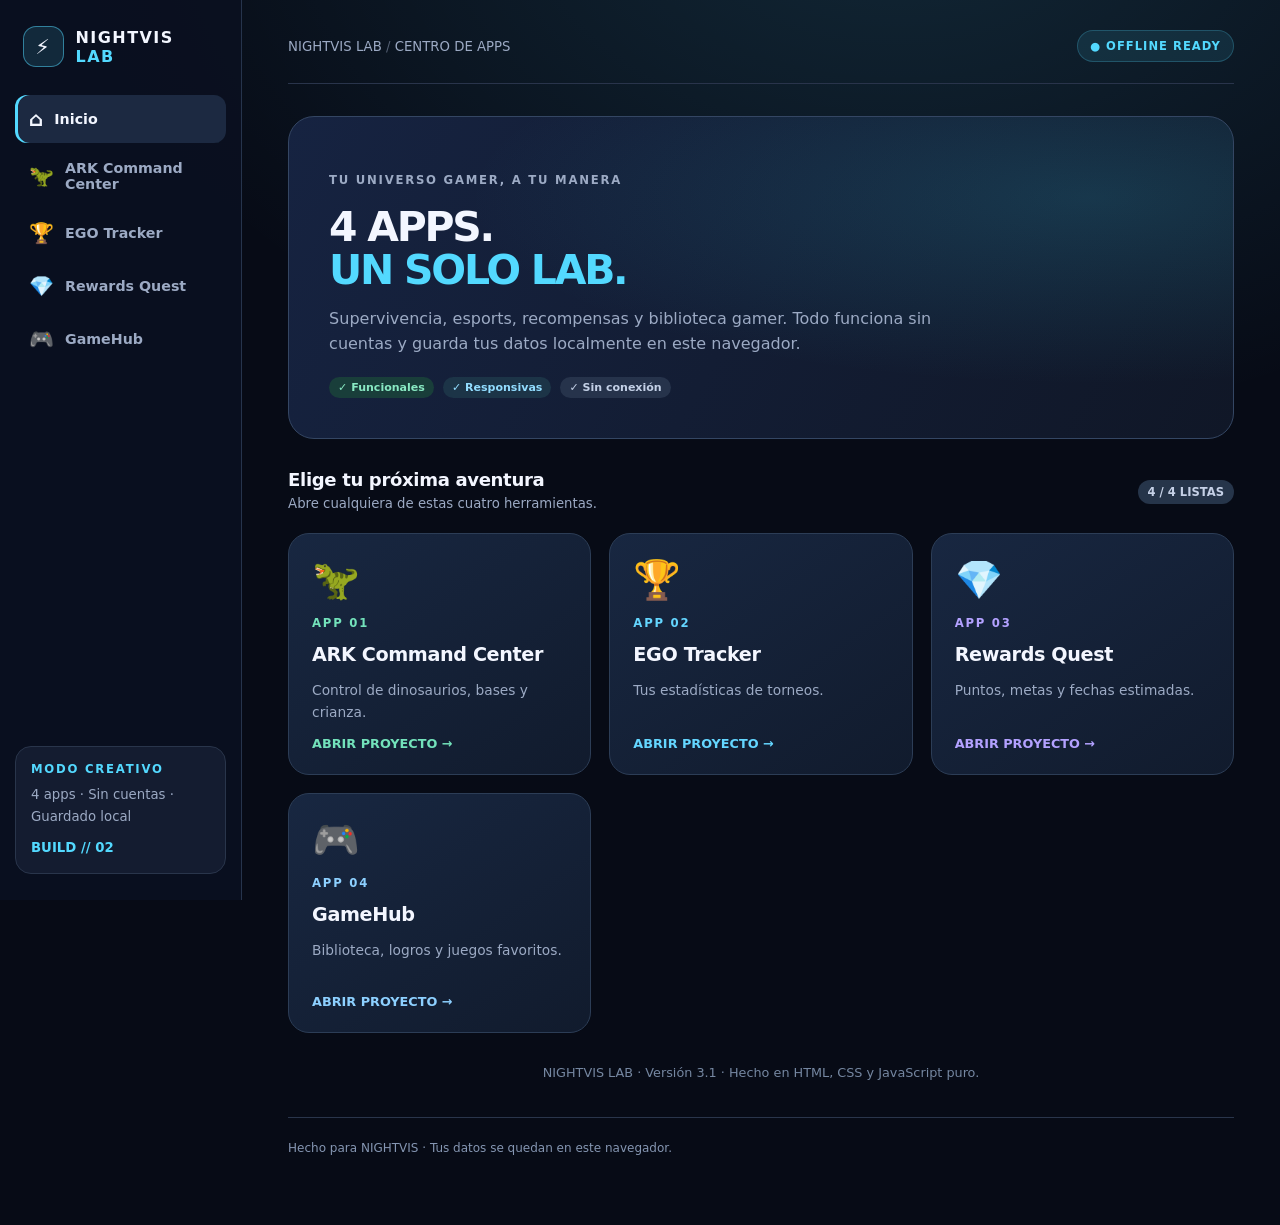
<file: index.html>
<!doctype html>
<html lang="es"><head><meta charset="utf-8"><meta name="viewport" content="width=device-width,initial-scale=1"><meta name="theme-color" content="#0b1121"><meta name="description" content="NIGHTVIS LAB: app de NIGHTVIS LAB"><meta name="mobile-web-app-capable" content="yes"><meta name="apple-mobile-web-app-capable" content="yes"><meta name="apple-mobile-web-app-status-bar-style" content="black-translucent"><link rel="manifest" href="manifest.webmanifest"><link rel="apple-touch-icon" href="assets/icon-180.png"><link rel="icon" href="assets/icon-192.png" type="image/png"><title>NIGHTVIS LAB · NIGHTVIS LAB</title><link rel="stylesheet" href="assets/style.css"></head><body data-app="home" style="--accent:#53d9ff"><div id="app"></div><script src="assets/core.js" defer></script><script src="assets/apps.js" defer></script></body></html>
</file>
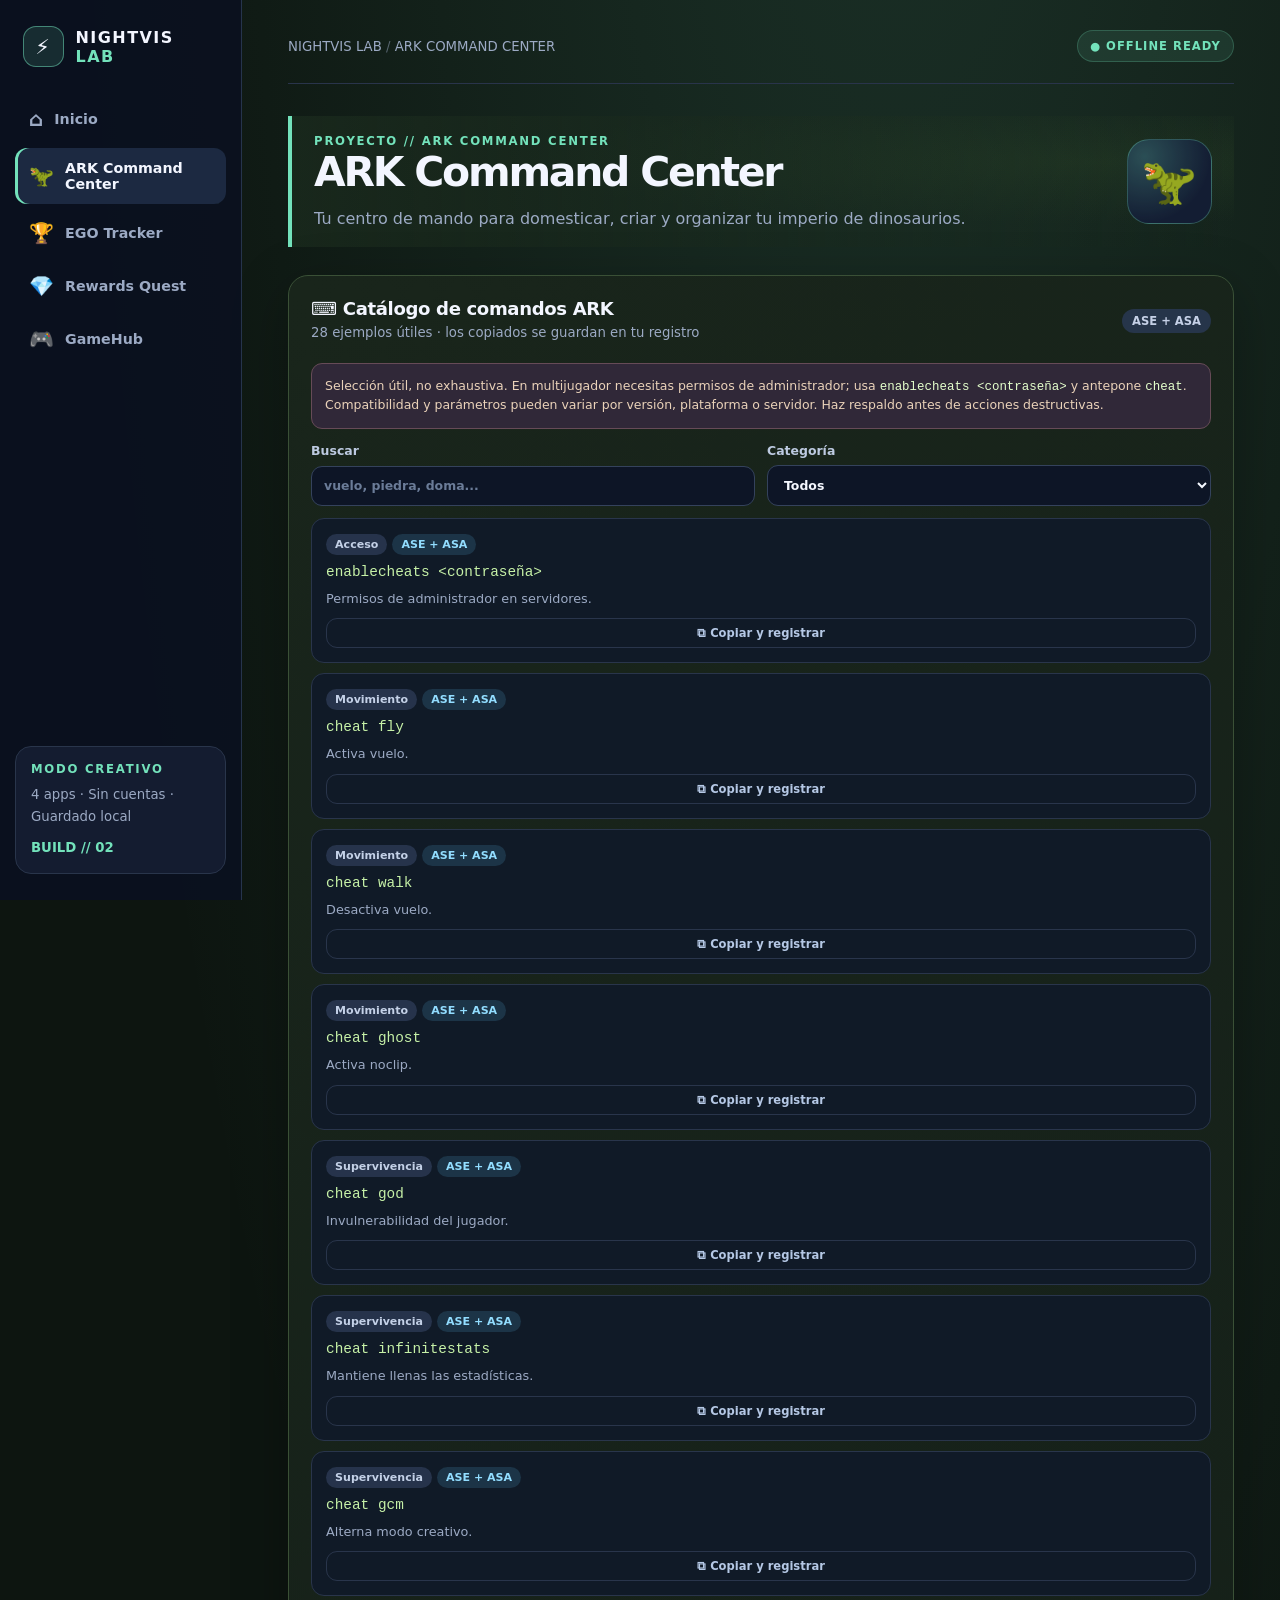
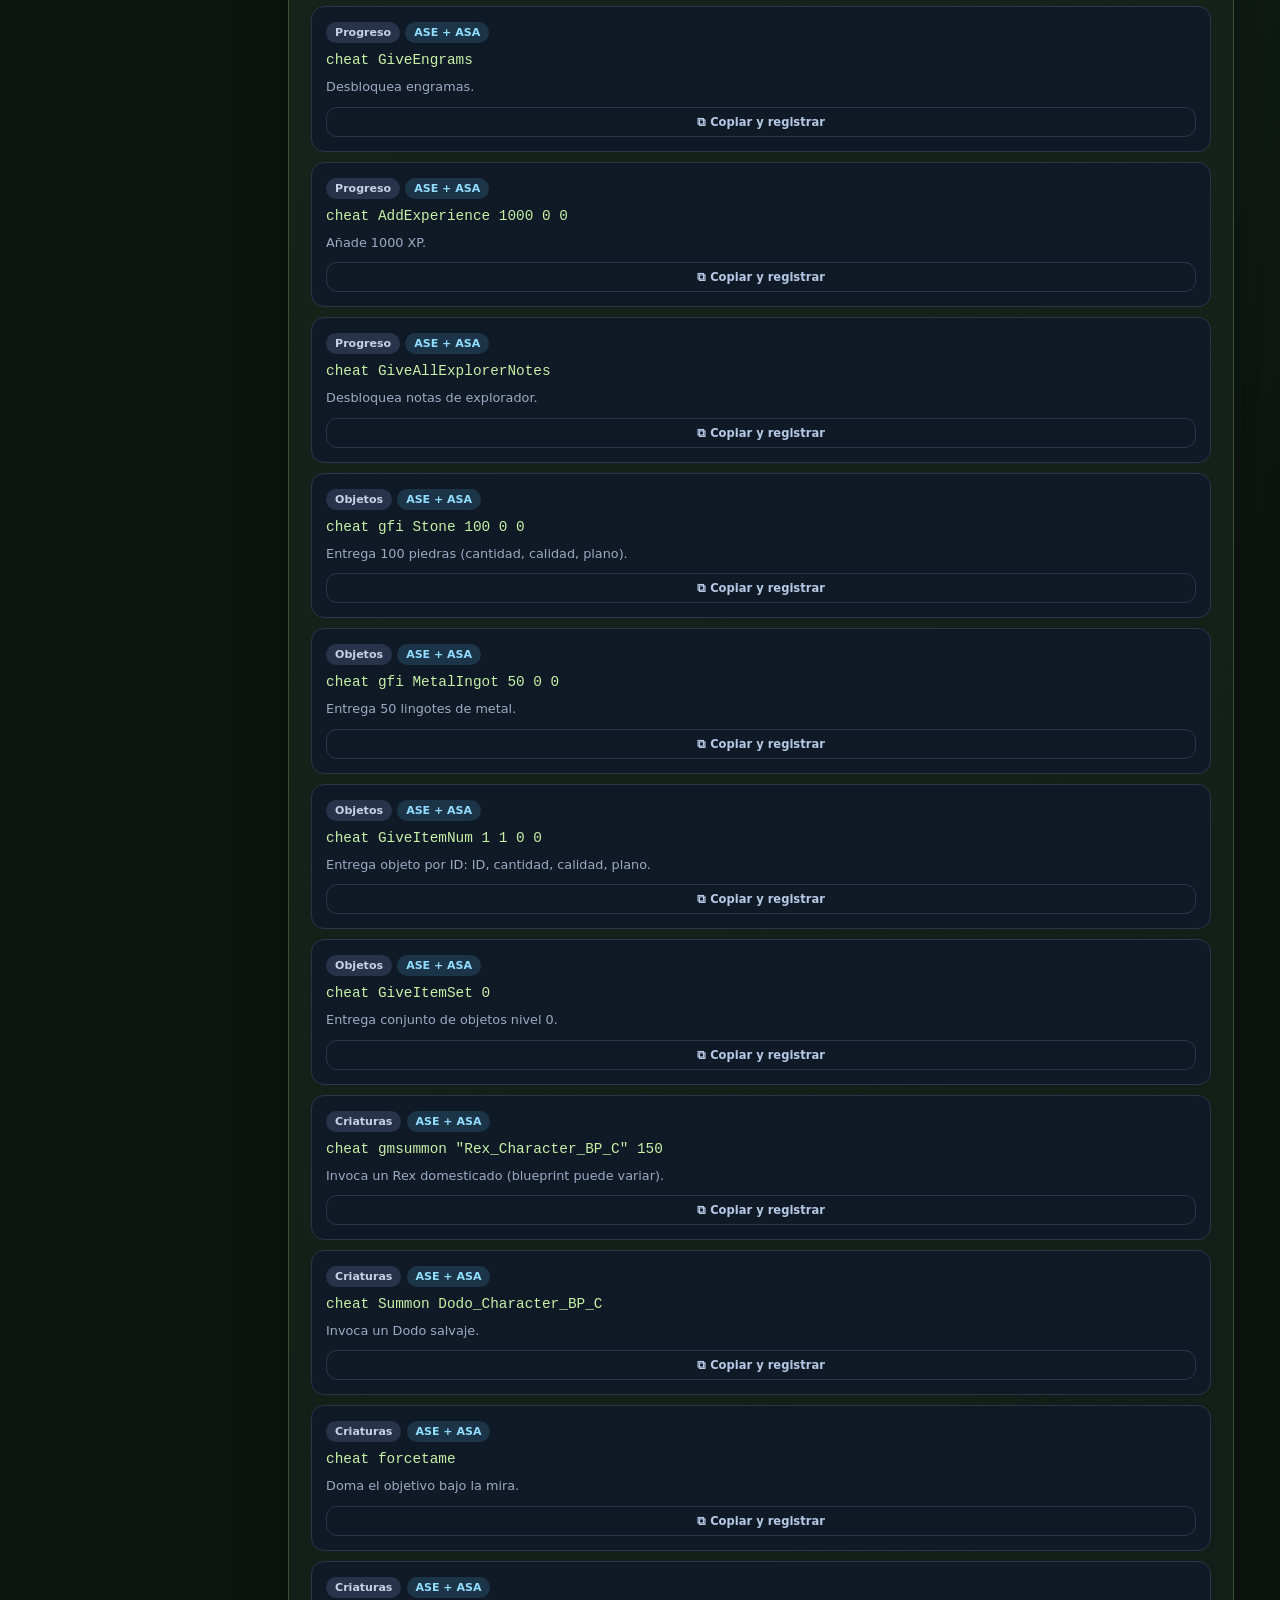
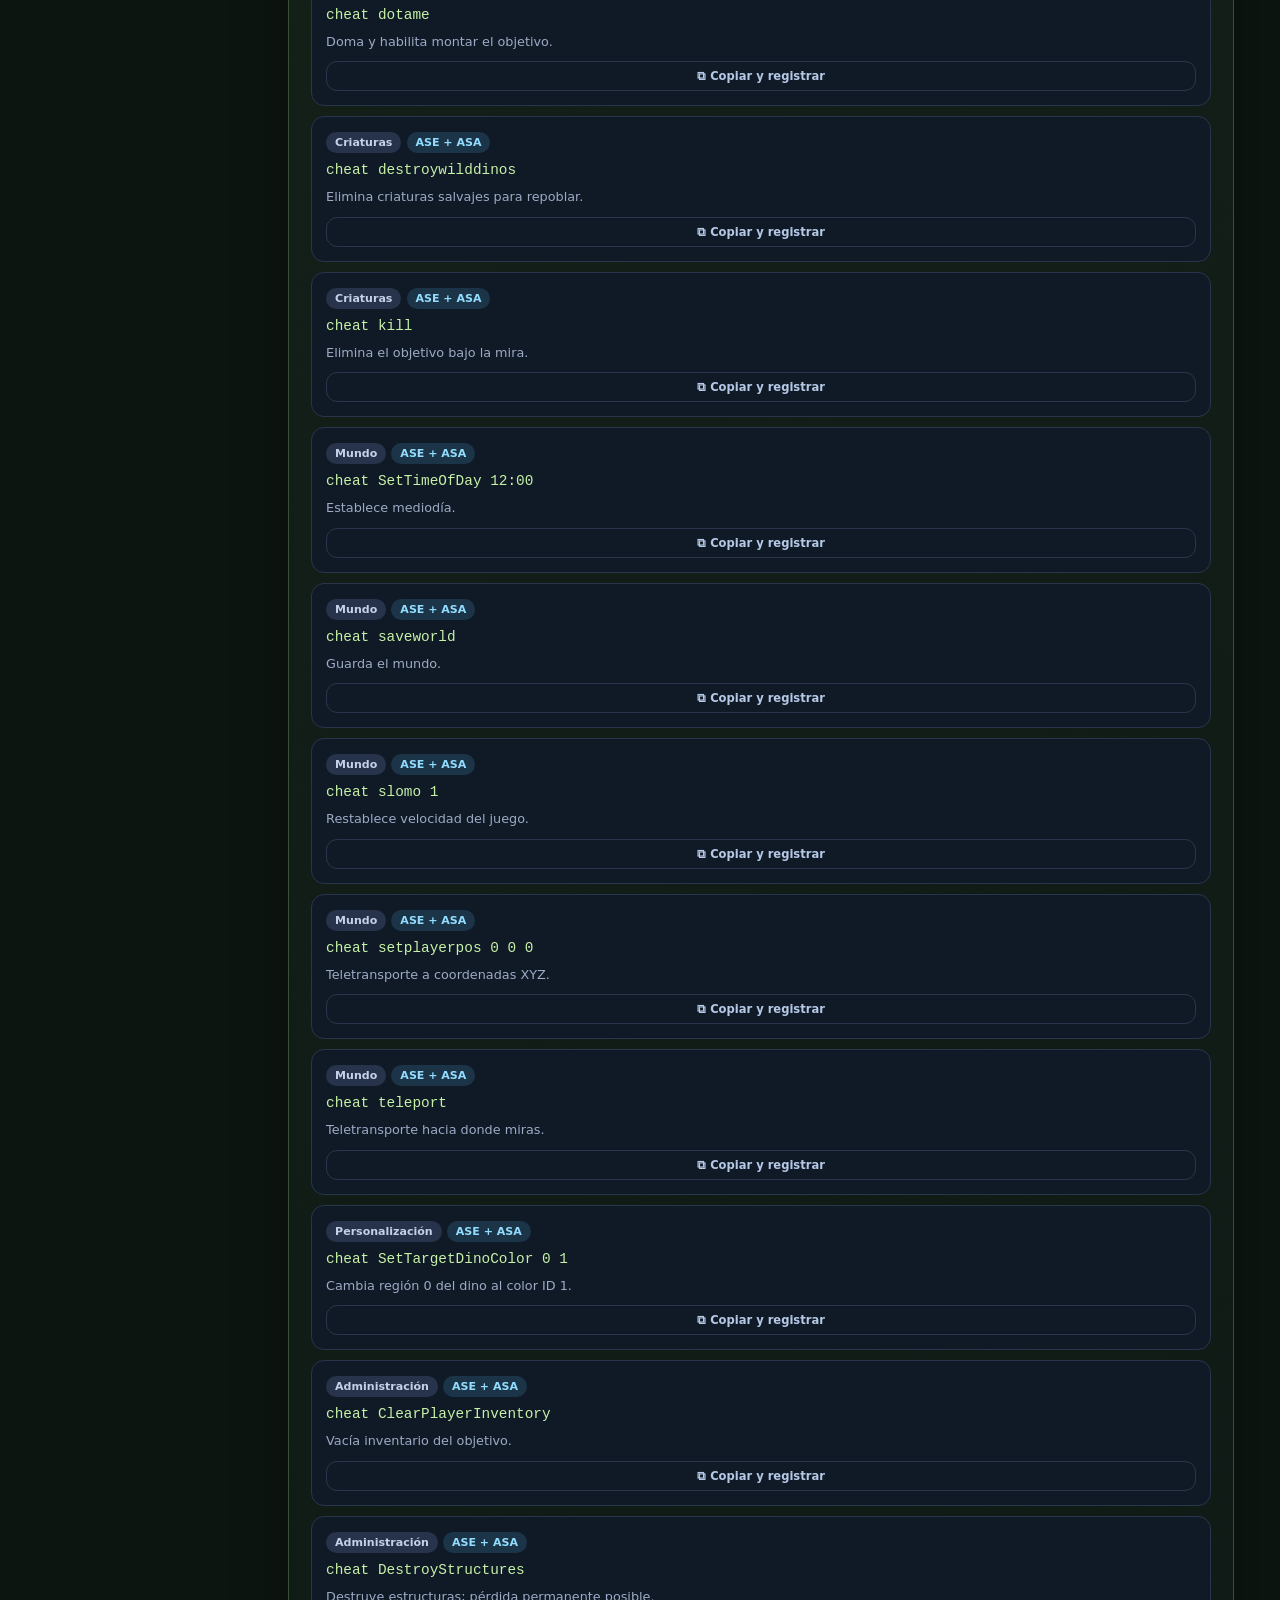
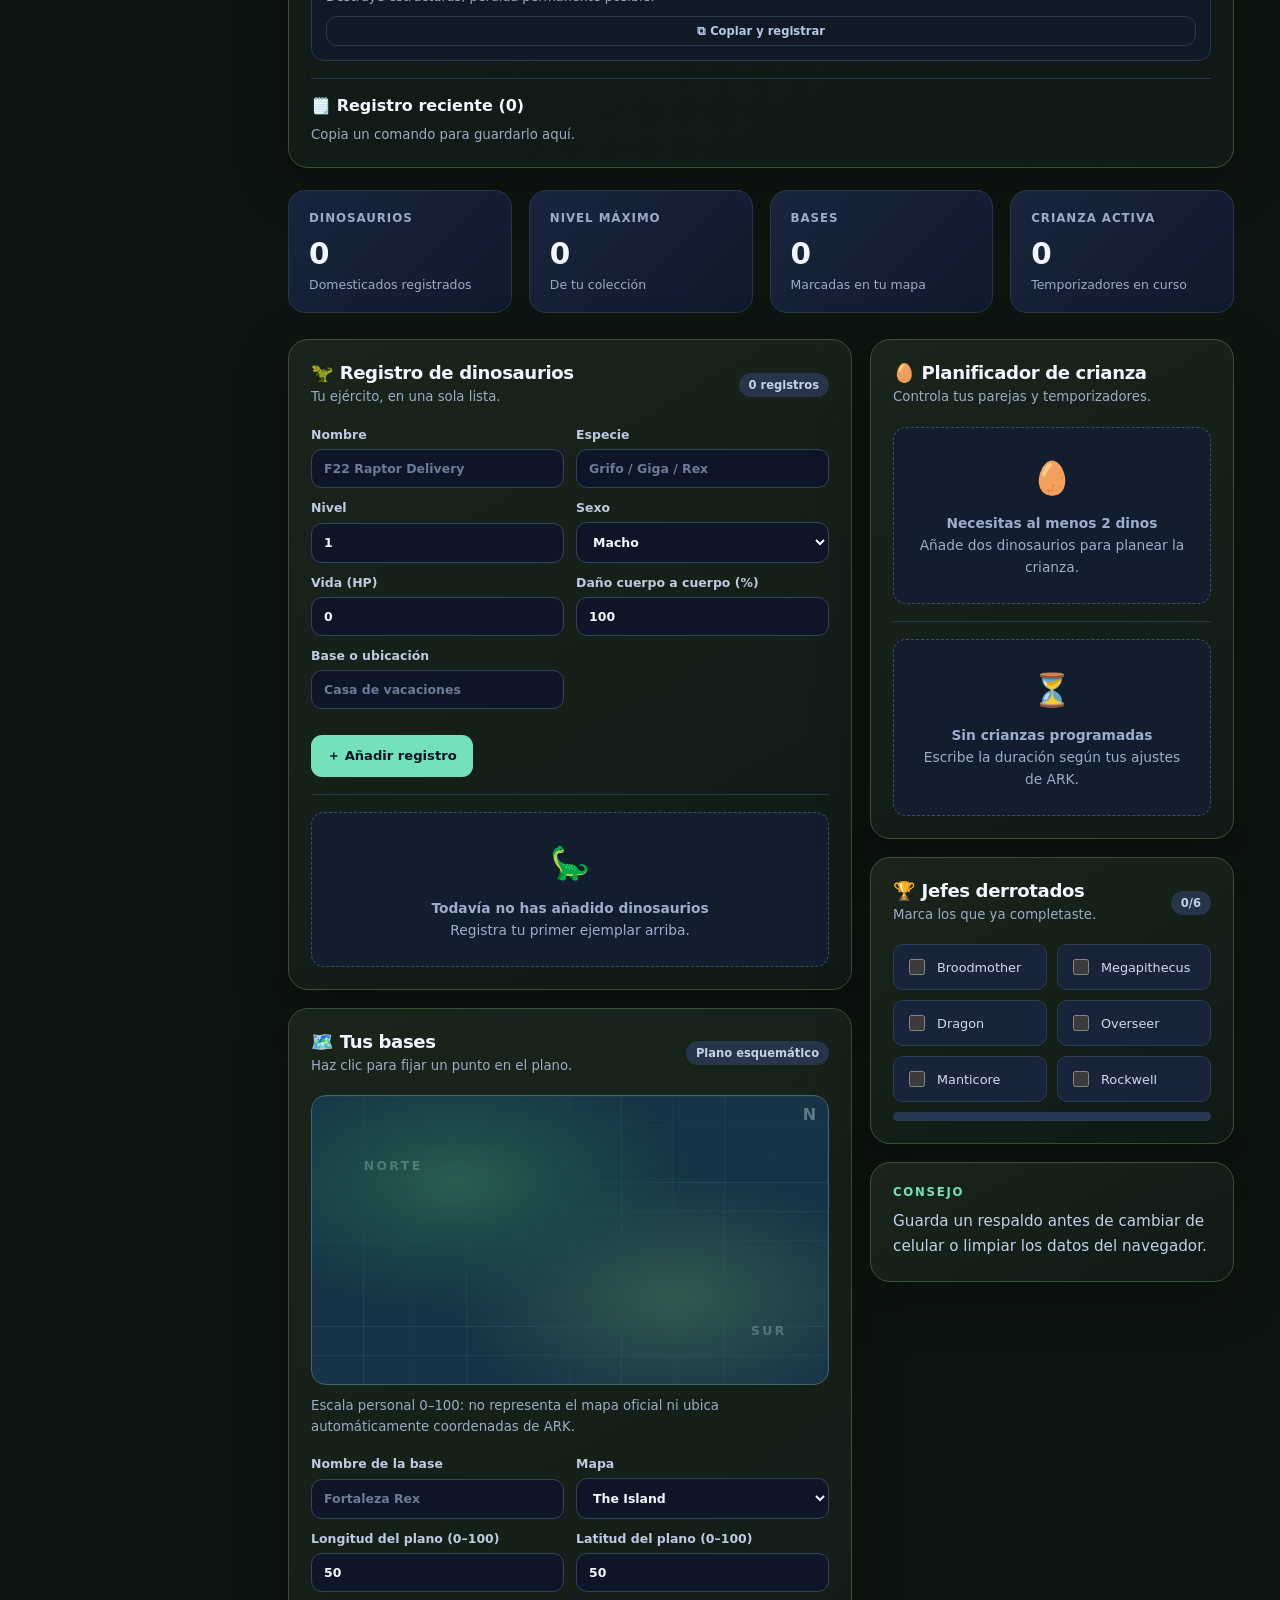
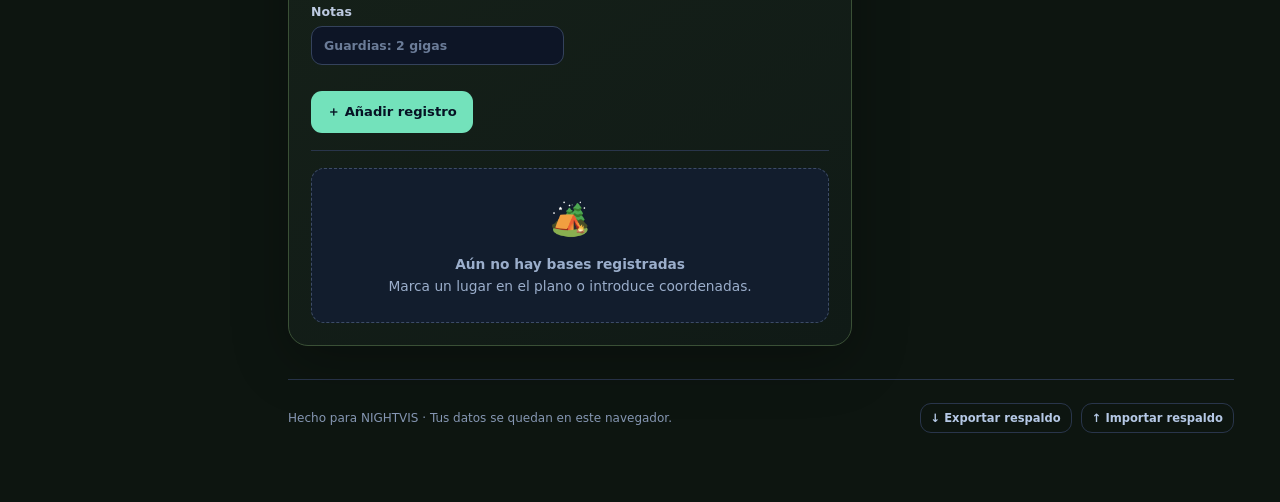
<file: ark.html>
<!doctype html>
<html lang="es"><head><meta charset="utf-8"><meta name="viewport" content="width=device-width,initial-scale=1"><meta name="theme-color" content="#0b1121"><meta name="description" content="ARK Command Center: app de NIGHTVIS LAB"><title>ARK Command Center · NIGHTVIS LAB</title><link rel="stylesheet" href="assets/style.css"></head><body data-app="ark" style="--accent:#73e2bb"><div id="app"></div><script src="assets/core.js" defer></script><script src="assets/ark.js" defer></script></body></html>
</file>
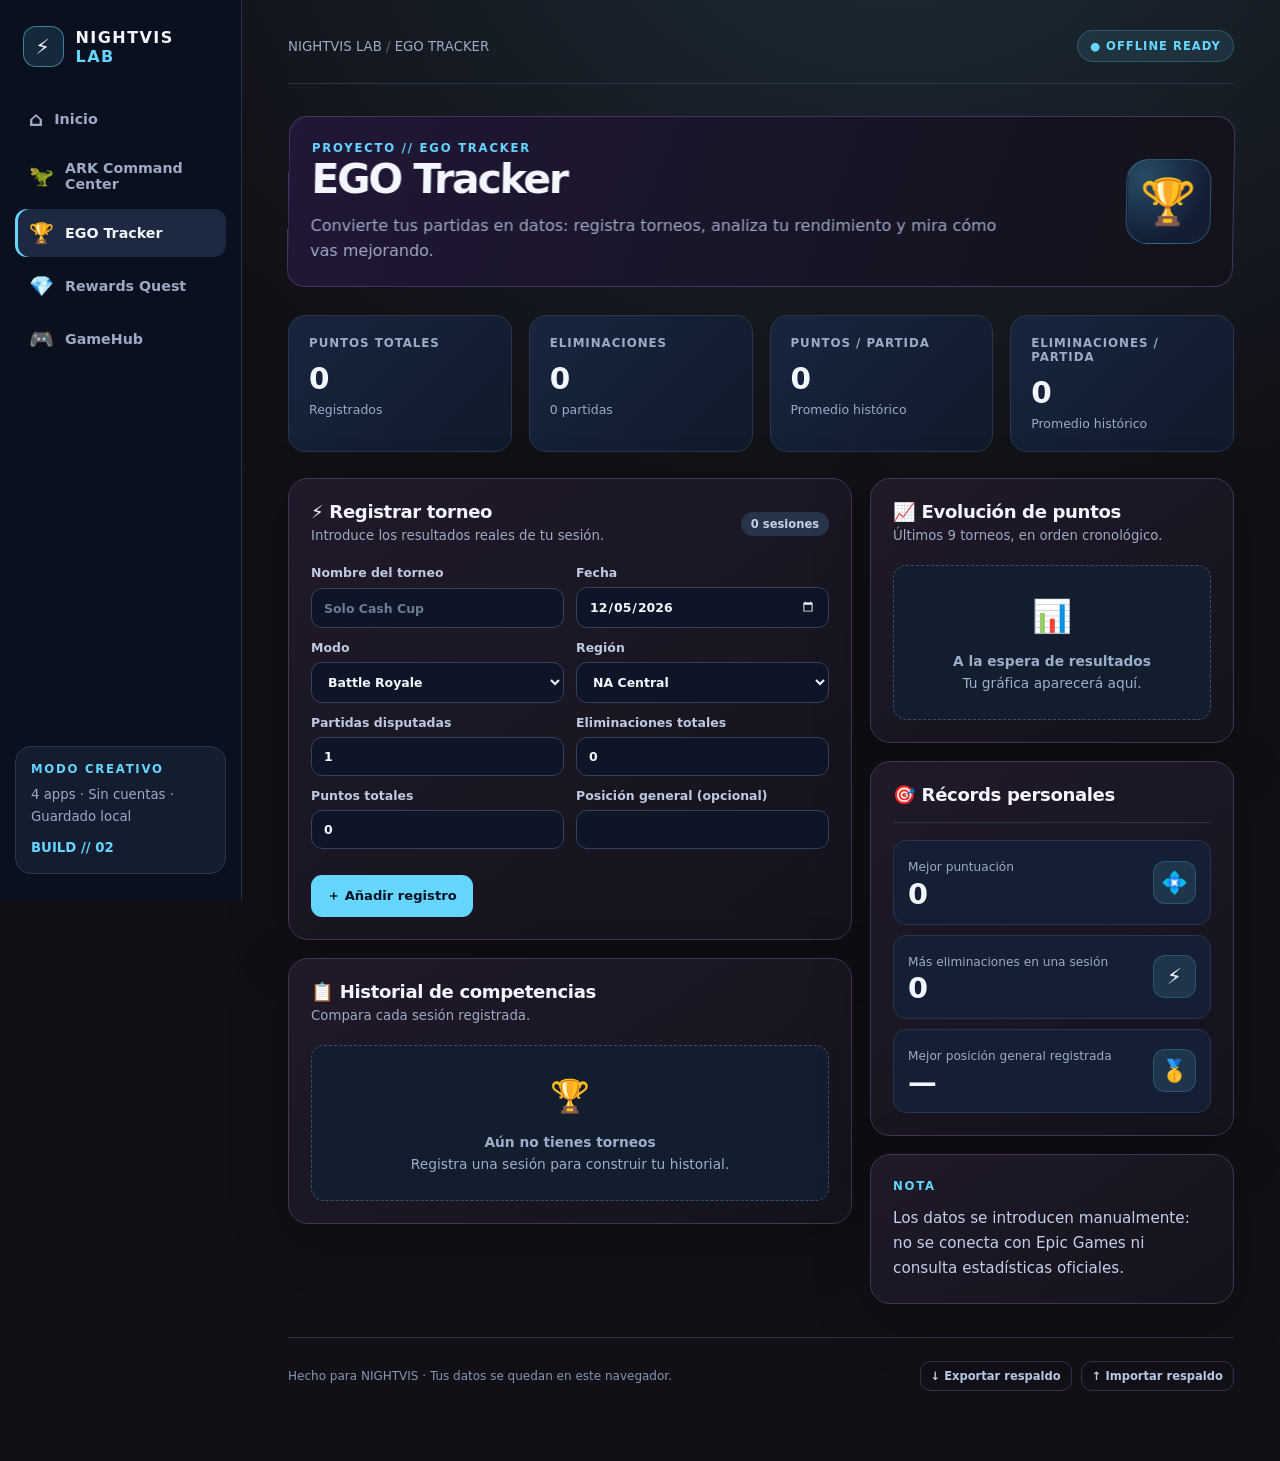
<file: ego.html>
<!doctype html>
<html lang="es"><head><meta charset="utf-8"><meta name="viewport" content="width=device-width,initial-scale=1"><meta name="theme-color" content="#0b1121"><meta name="description" content="EGO Tracker: app de NIGHTVIS LAB"><title>EGO Tracker · NIGHTVIS LAB</title><link rel="stylesheet" href="assets/style.css"></head><body data-app="ego" style="--accent:#64d6ff"><div id="app"></div><script src="assets/core.js" defer></script><script src="assets/ego.js" defer></script></body></html>
</file>
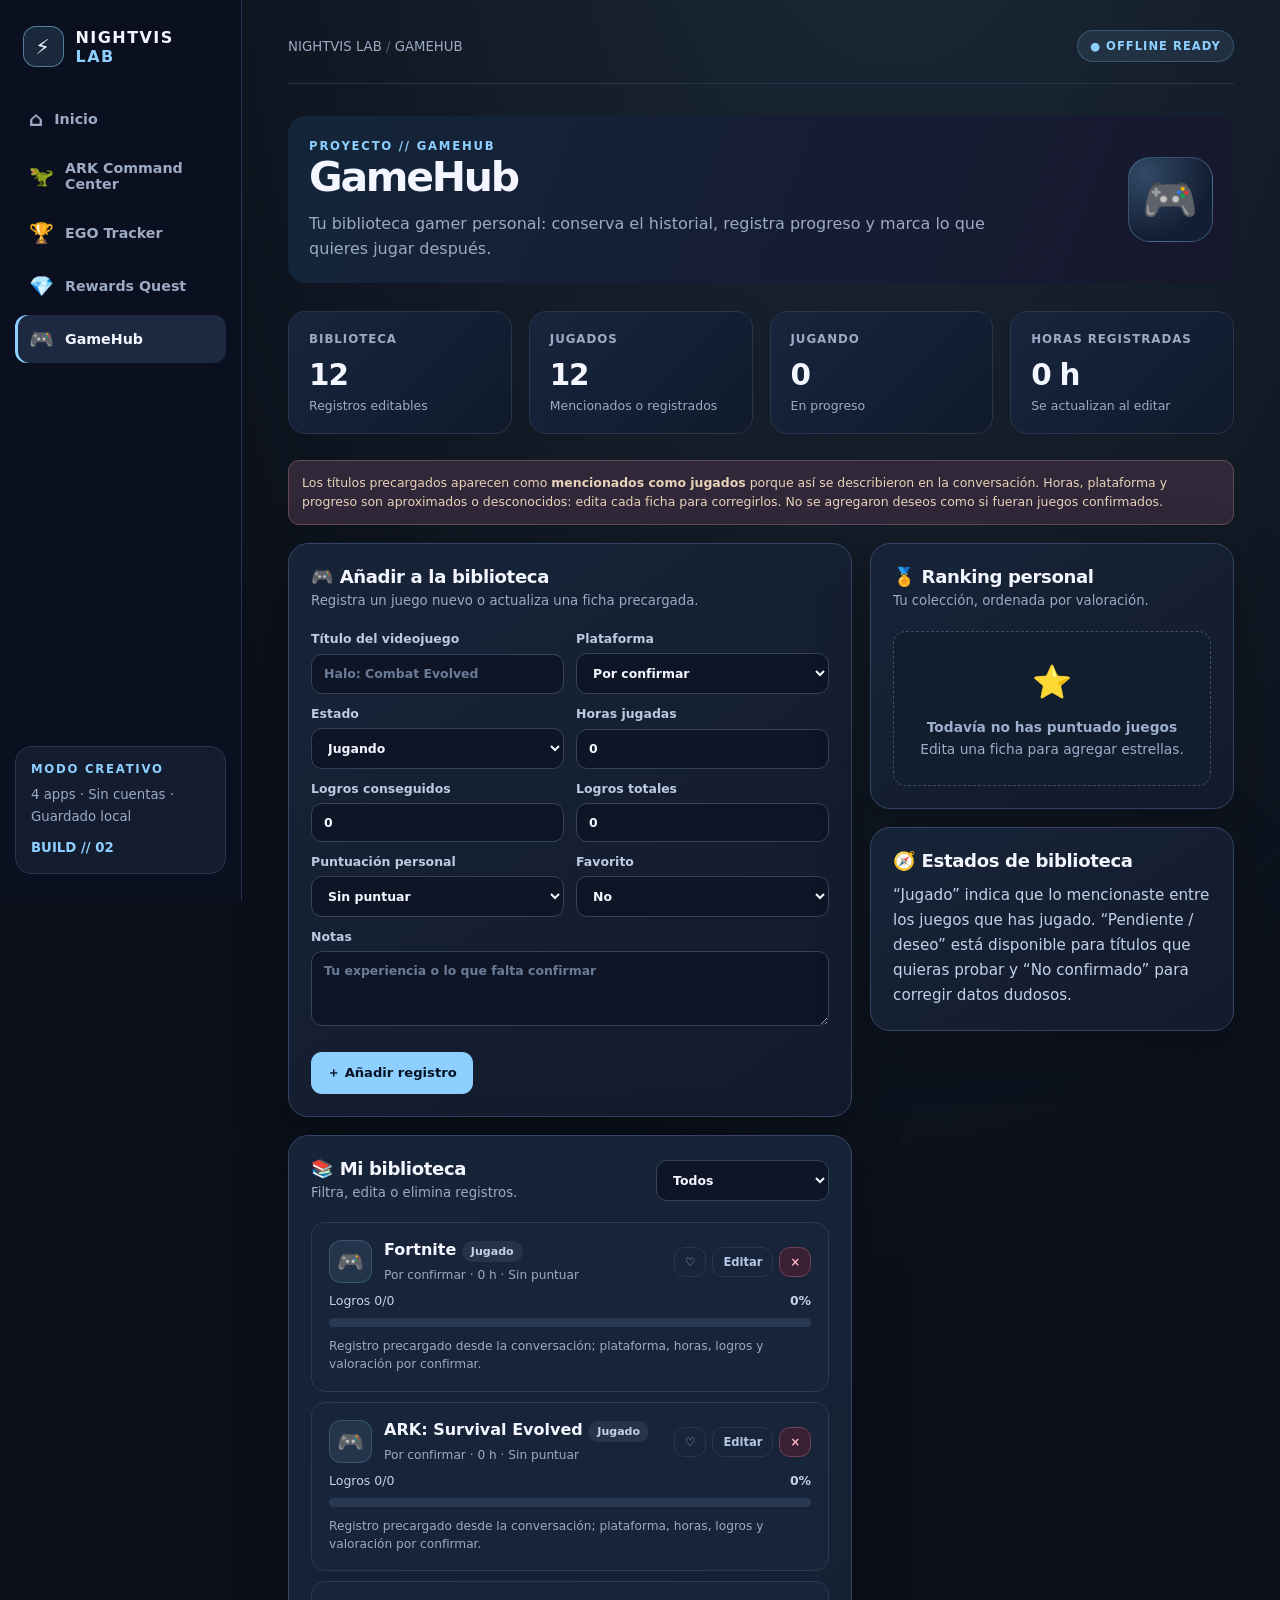
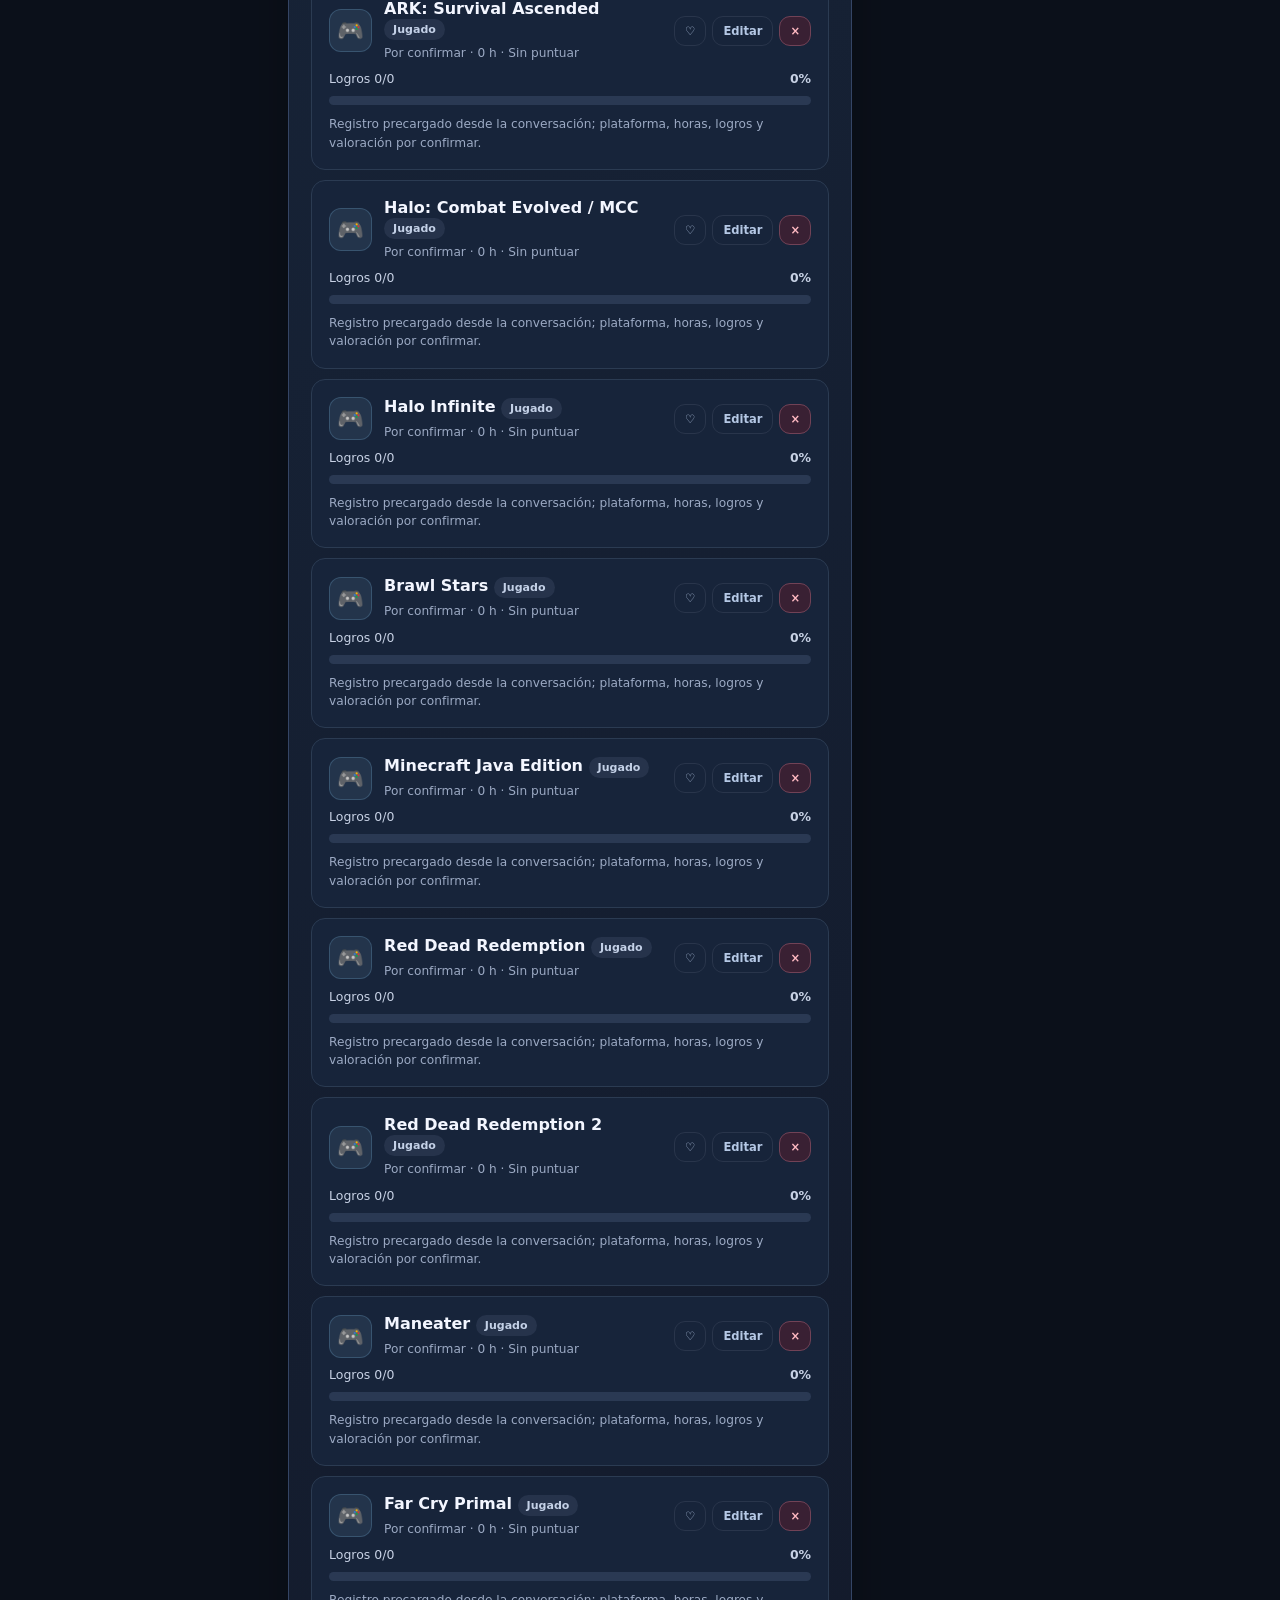
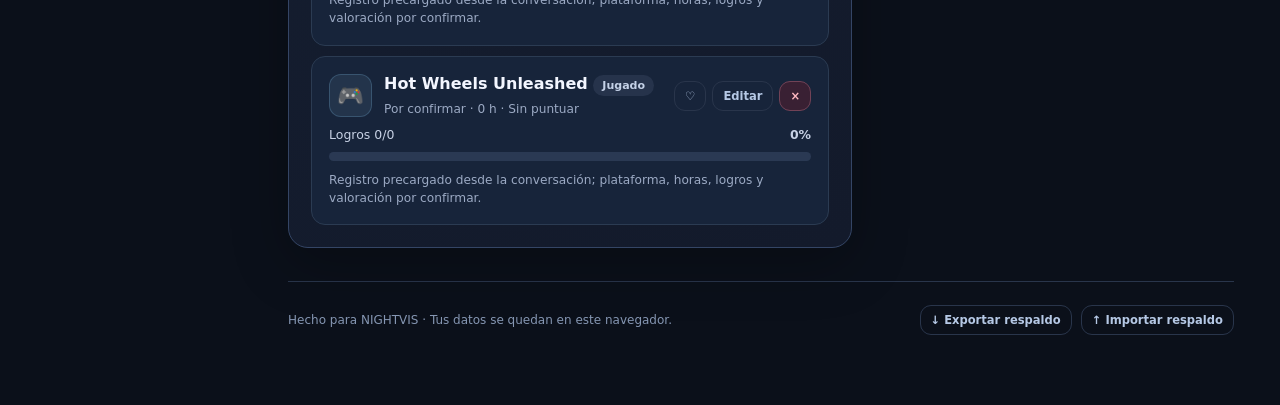
<file: gamehub.html>
<!doctype html>
<html lang="es"><head><meta charset="utf-8"><meta name="viewport" content="width=device-width,initial-scale=1"><meta name="theme-color" content="#0b1121"><meta name="description" content="GameHub: app de NIGHTVIS LAB"><title>GameHub · NIGHTVIS LAB</title><link rel="stylesheet" href="assets/style.css"></head><body data-app="gamehub" style="--accent:#8dd0ff"><div id="app"></div><script src="assets/core.js" defer></script><script src="assets/gamehub.js" defer></script></body></html>
</file>
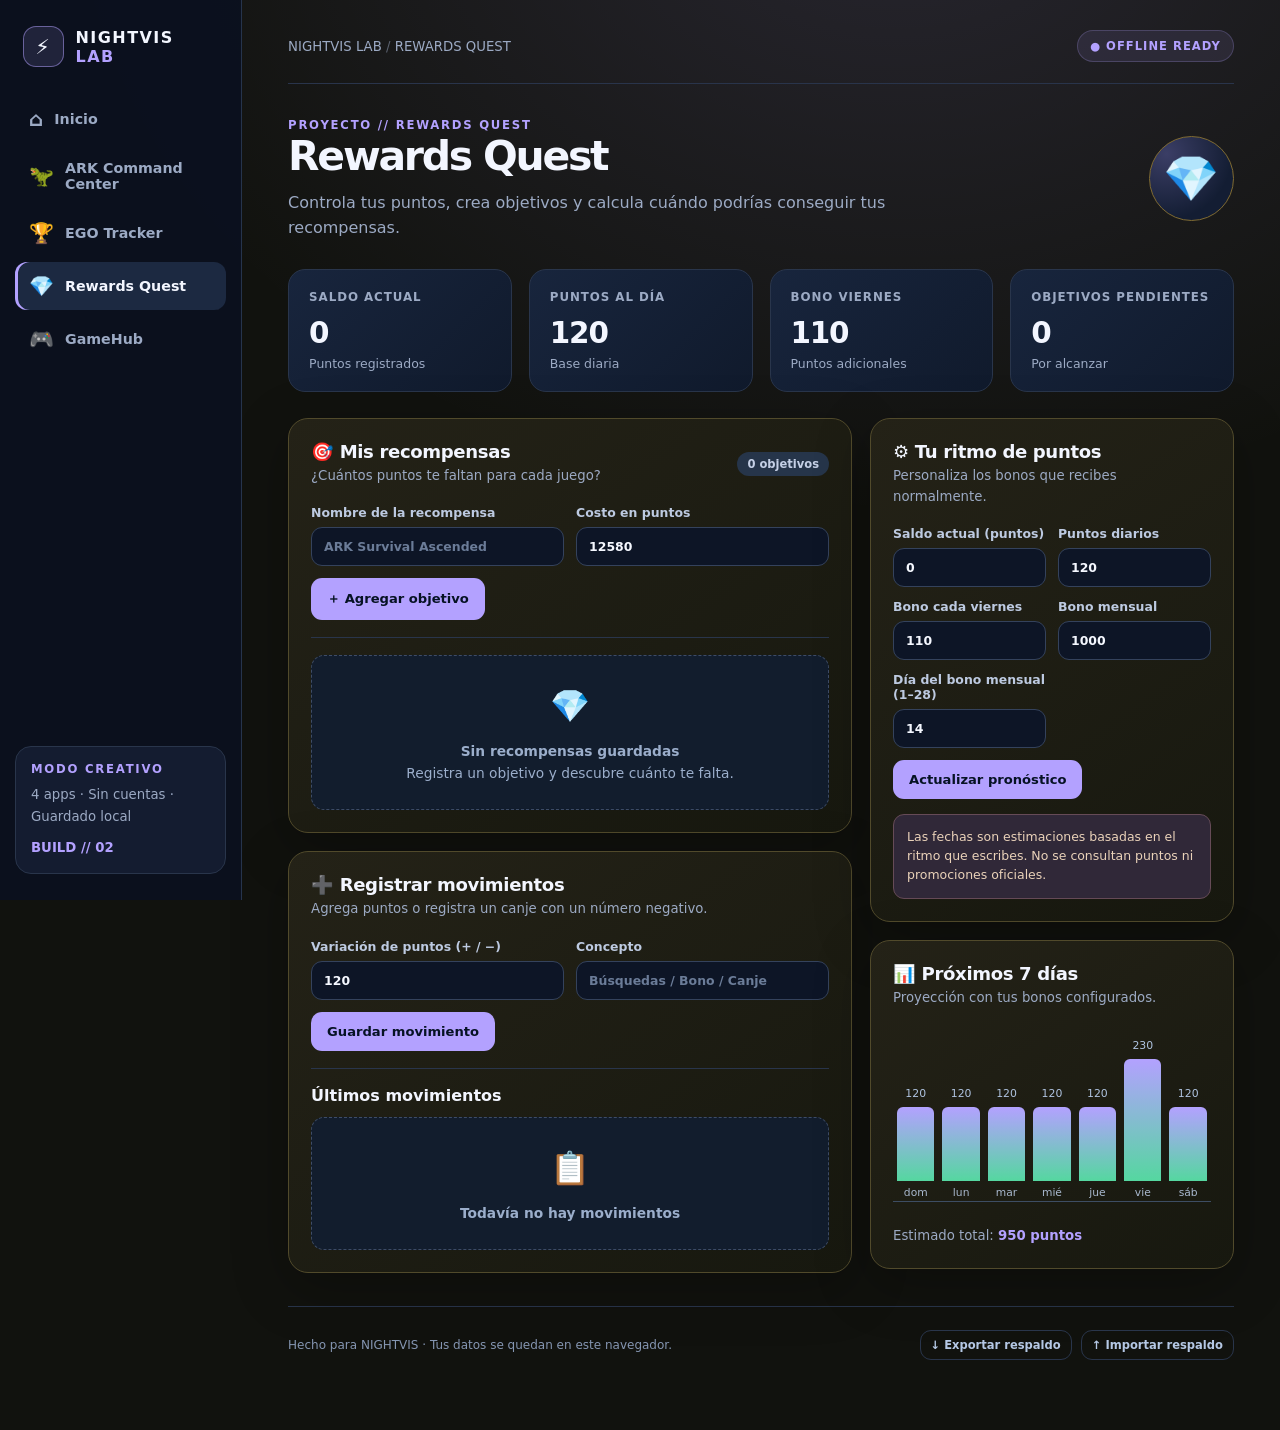
<file: rewards.html>
<!doctype html>
<html lang="es"><head><meta charset="utf-8"><meta name="viewport" content="width=device-width,initial-scale=1"><meta name="theme-color" content="#0b1121"><meta name="description" content="Rewards Quest: app de NIGHTVIS LAB"><title>Rewards Quest · NIGHTVIS LAB</title><link rel="stylesheet" href="assets/style.css"></head><body data-app="rewards" style="--accent:#b3a1ff"><div id="app"></div><script src="assets/core.js" defer></script><script src="assets/rewards.js" defer></script></body></html>
</file>
<file: assets/style.css>
:root{color-scheme:dark;--bg:#070b16;--side:#0c1221;--panel:#111a2b;--panel2:#152138;--line:#29354b;--ink:#f3f6ff;--muted:#9caac4;--accent:#53d9ff;--accent2:#8b5cf6;--good:#7ee3b8;--warn:#ffd080;--danger:#ff8c9b;--shadow:0 15px 55px #0004;--round:20px}
*{box-sizing:border-box}html{scroll-behavior:smooth}body{margin:0;background:radial-gradient(ellipse 65% 45% at 70% -9%,color-mix(in srgb,var(--accent) 14%,transparent),transparent),var(--bg);color:var(--ink);font-family:Inter,ui-sans-serif,system-ui,-apple-system,BlinkMacSystemFont,"Segoe UI",sans-serif;min-height:100vh}button,input,select,textarea{font:inherit}button{cursor:pointer}a{color:inherit;text-decoration:none}h1,h2,h3,h4,p{margin:0}h1{font-size:clamp(1.9rem,3.2vw,3rem);letter-spacing:-.055em;line-height:1.05}h2{font-size:1.13rem;letter-spacing:-.02em}h3{font-size:1rem}p{line-height:1.6}.muted{color:var(--muted)}.small{font-size:.83rem}.eyebrow{text-transform:uppercase;letter-spacing:.15em;font-size:.73rem;font-weight:900;color:var(--accent)}.app-shell{min-height:100vh;display:grid;grid-template-columns:242px minmax(0,1fr)}.sidebar{background:#0b1121dd;border-right:1px solid #26344c;position:sticky;top:0;height:100vh;padding:26px 15px;display:flex;flex-direction:column;gap:24px}.logo{display:flex;align-items:center;gap:12px;margin:0 8px 4px;font-weight:900;letter-spacing:.09em}.logo-badge{display:grid;place-items:center;width:41px;height:41px;border:1px solid color-mix(in srgb,var(--accent) 50%,transparent);border-radius:13px;background:color-mix(in srgb,var(--accent) 13%,transparent);font-size:1.3rem}.nav{display:grid;gap:5px}.nav a{display:flex;align-items:center;gap:11px;color:var(--muted);padding:12px 14px;border-radius:12px;font-size:.89rem;font-weight:700}.nav a.active,.nav a:hover{color:var(--ink);background:#1c2941}.nav a.active{box-shadow:inset 3px 0 var(--accent)}.nav-icon{font-size:1.25rem}.side-bottom{margin-top:auto;border:1px solid var(--line);background:#141c30;border-radius:16px;padding:15px}.side-bottom .mono{color:var(--accent);font-weight:800}.main{min-width:0;padding:30px clamp(18px,3.6vw,56px) 70px;max-width:1650px;width:100%;margin:auto}.topbar{display:flex;justify-content:space-between;gap:20px;align-items:center;border-bottom:1px solid #29344b;padding-bottom:21px;margin-bottom:32px}.topright{display:flex;align-items:center;gap:10px}.chip{font-size:.72rem;color:var(--accent);letter-spacing:.09em;padding:8px 12px;font-weight:800;background:color-mix(in srgb,var(--accent) 10%,transparent);border:1px solid color-mix(in srgb,var(--accent) 22%,transparent);border-radius:100px}.hero{display:flex;align-items:center;justify-content:space-between;gap:18px;margin-bottom:28px}.hero .subtitle{margin-top:12px;max-width:710px;color:var(--muted)}.hero-emoji{width:85px;height:85px;border:1px solid color-mix(in srgb,var(--accent) 30%,transparent);background:radial-gradient(circle at 20% 20%,color-mix(in srgb,var(--accent) 25%,transparent),transparent 70%),#131d33;display:grid;place-items:center;font-size:2.8rem;border-radius:22px;flex-shrink:0}.grid{display:grid;gap:17px}.stats{grid-template-columns:repeat(4,minmax(0,1fr));margin-bottom:26px}.stat{background:linear-gradient(135deg,#18253d,#101a2c);border:1px solid var(--line);border-radius:17px;padding:20px;min-width:0}.stat .label{font-size:.74rem;text-transform:uppercase;letter-spacing:.08em;color:var(--muted);font-weight:800}.stat .value{font-size:clamp(1.5rem,2.3vw,2.05rem);font-weight:900;letter-spacing:-.04em;margin-top:12px;overflow-wrap:anywhere}.stat .hint{font-size:.78rem;color:var(--muted);margin-top:6px}.content-grid{display:grid;grid-template-columns:minmax(0,1.55fr) minmax(300px,1fr);gap:18px;align-items:start}.stack{display:grid;gap:18px;min-width:0}.panel{border:1px solid var(--line);background:linear-gradient(155deg,#121e33 0%,#10192b 100%);border-radius:var(--round);padding:22px;min-width:0;box-shadow:var(--shadow)}.panel-head{display:flex;justify-content:space-between;align-items:center;gap:12px;margin-bottom:19px}.panel-head p{font-size:.83rem;color:var(--muted);margin-top:3px}.pill{font-size:.72rem;background:#26354a;color:#c5d0e6;padding:5px 10px;border-radius:100px;font-weight:700;white-space:nowrap}.form-grid{display:grid;grid-template-columns:repeat(2,minmax(0,1fr));gap:12px}.form-grid .wide{grid-column:1/-1}label.field{display:grid;gap:7px;color:#bdcae1;font-size:.78rem;font-weight:750}.field input,.field select,.field textarea{width:100%;border:1px solid #34425c;background:#0d1526;border-radius:11px;color:#f5f8ff;padding:11px 12px;outline:none;min-width:0}.field textarea{min-height:75px;resize:vertical}.field input:focus,.field select:focus,.field textarea:focus{border-color:var(--accent);box-shadow:0 0 0 3px color-mix(in srgb,var(--accent) 12%,transparent)}input::placeholder,textarea::placeholder{color:#6b7c98}.btn{border:1px solid var(--line);background:#23304a;color:#f1f6ff;padding:11px 15px;border-radius:11px;font-weight:800;font-size:.82rem;display:inline-flex;align-items:center;justify-content:center;gap:7px;transition:.15s}.btn:hover{filter:brightness(1.16);transform:translateY(-1px)}.btn.primary{background:var(--accent);color:#061224;border-color:transparent}.btn.ghost{background:transparent;color:#b5c8e5}.btn.danger{border-color:#714256;color:#ffb9c2;background:#392033}.btn.sm{padding:7px 10px;font-size:.72rem}.form-actions{display:flex;flex-wrap:wrap;gap:9px;margin-top:14px}.section-line{height:1px;background:var(--line);margin:17px 0}.item-list{display:grid;gap:10px}.item{display:flex;align-items:center;justify-content:space-between;gap:12px;background:#141f33;border:1px solid #27364c;border-radius:13px;padding:13px 14px;min-width:0}.item-main{min-width:0;flex:1}.item-title{font-weight:850;overflow-wrap:anywhere}.item-sub{font-size:.76rem;color:var(--muted);margin-top:4px;line-height:1.5}.item-actions{display:flex;align-items:center;gap:6px;flex-wrap:wrap}.avatar{flex-shrink:0;width:43px;height:43px;display:grid;place-items:center;font-size:1.35rem;background:color-mix(in srgb,var(--accent) 13%,#131d30);border:1px solid color-mix(in srgb,var(--accent) 20%,transparent);border-radius:12px}.tag{display:inline-block;border-radius:100px;background:#26334b;color:#c4d1e7;padding:4px 9px;font-size:.69rem;font-weight:750}.tag.good{color:#89e9c3;background:#193e3a}.tag.warn{color:#ffda99;background:#3b3023}.tag.blue{color:#92ddff;background:#1c3447}.tag.pink{color:#ffb3cc;background:#442838}.empty{border:1px dashed #3d4c67;background:#121d2d;border-radius:13px;padding:25px;text-align:center;color:#9baecb;font-size:.86rem;line-height:1.6}.empty .big{font-size:2rem;margin-bottom:8px}.progress{height:9px;background:#2a3953;border-radius:30px;overflow:hidden;margin-top:10px}.progress>div{height:100%;background:linear-gradient(90deg,var(--accent),var(--accent2));border-radius:30px;min-width:0}.meter-row{display:flex;justify-content:space-between;gap:12px;font-size:.78rem;margin-top:9px;color:#c7d1e4}.table-wrap{overflow-x:auto}.data-table{border-collapse:collapse;width:100%;min-width:530px;text-align:left;font-size:.83rem}.data-table th{text-transform:uppercase;font-size:.69rem;color:#8f9eb7;letter-spacing:.05em}.data-table th,.data-table td{padding:13px 11px;border-bottom:1px solid #2b3a52}.data-table td{color:#d6def0}.data-table tbody tr:last-child td{border-bottom:0}.text-accent{color:var(--accent)}.text-good{color:var(--good)}.text-danger{color:var(--danger)}.big-number{font-size:1.8rem;font-weight:900;letter-spacing:-.05em}.chart-bars{display:flex;align-items:end;gap:8px;height:175px;padding:12px 4px 20px;border-bottom:1px solid #3d4d63}.bar-col{flex:1;min-width:0;display:flex;align-items:center;justify-content:flex-end;flex-direction:column;height:100%;gap:7px;position:relative}.bar-value{font-size:.68rem;color:#afc3e0}.bar-fill{border-radius:6px 6px 0 0;width:100%;max-width:56px;background:linear-gradient(0deg,var(--accent2),var(--accent));min-height:4px}.bar-lab{position:absolute;top:100%;padding-top:5px;font-size:.67rem;color:#a9b9cf;white-space:nowrap}.compare-row{display:grid;grid-template-columns:96px 1fr 1fr;gap:10px;align-items:center;margin:16px 0}.compare-row .field-label{font-size:.78rem;color:#a8b8d0}.compare-bar{height:10px;background:#2a3550;border-radius:20px;overflow:hidden}.compare-bar>span{display:block;height:100%;background:var(--accent);border-radius:20px}.compare-row .compare-bar:last-child>span{background:var(--accent2)}.map-board{height:290px;border-radius:15px;position:relative;overflow:hidden;border:1px solid #496077;cursor:crosshair;background:radial-gradient(ellipse at 28% 30%,#295e52 0%,#1c4b4a 18%,transparent 45%),radial-gradient(ellipse at 70% 70%,#315950 0%,transparent 43%),repeating-linear-gradient(0deg,transparent,transparent calc(10% - 1px),#8ee8dc18 10%),repeating-linear-gradient(90deg,transparent,transparent calc(10% - 1px),#8ee8dc18 10%),#153445}.map-board:before{content:'N';position:absolute;right:12px;top:9px;opacity:.35;font-weight:900}.map-label{position:absolute;color:#b8e3db4d;font-size:.77rem;text-transform:uppercase;letter-spacing:.2em;pointer-events:none;font-weight:900}.map-pin{position:absolute;z-index:1;display:grid;place-items:center;transform:translate(-50%,-100%);width:30px;height:30px;background:#e7f8ff;color:#062133;border:3px solid #49e4c1;border-radius:50% 50% 50% 4px;rotate:-45deg;box-shadow:0 3px 13px #0008;cursor:pointer}.map-pin span{rotate:45deg;font-size:12px}.map-pin.selected{background:#ffdb9c;border-color:#ffc078}.map-point-new{position:absolute;transform:translate(-50%,-50%);width:16px;height:16px;border:3px solid #fff;background:var(--accent);border-radius:50%;pointer-events:none}.checkbox-list{display:grid;gap:10px;grid-template-columns:repeat(2,minmax(0,1fr))}.check-card{display:flex;align-items:center;gap:9px;background:#17243a;border:1px solid #2c3c55;padding:11px;border-radius:10px;font-size:.8rem;color:#d0d9e8}.check-card input{accent-color:var(--accent);width:16px;height:16px}.mini-card{background:#17243a;border:1px solid #2b3b52;padding:17px;border-radius:14px}.mini-card p{font-size:.84rem;color:var(--muted)}.cards3{grid-template-columns:repeat(3,minmax(0,1fr))}.quote{font-size:.95rem;color:#c2d0e9;line-height:1.65}.footer{display:flex;justify-content:space-between;align-items:center;gap:15px;flex-wrap:wrap;border-top:1px solid #29354b;padding-top:23px;margin-top:33px;font-size:.75rem;color:#8596b2}.footer-actions{display:flex;gap:9px;flex-wrap:wrap}.home-hero{padding:40px;min-height:250px;border-radius:26px;background:radial-gradient(ellipse at 85% 25%,#35c8e32b,transparent 55%),linear-gradient(120deg,#162341,#101727);border:1px solid #344663;margin-bottom:30px}.home-hero .eyebrow{margin-bottom:16px}.home-hero p{max-width:630px;color:var(--muted);margin-top:14px}.app-cards{display:grid;grid-template-columns:repeat(3,minmax(0,1fr));gap:18px}.app-card{display:flex;flex-direction:column;gap:13px;border:1px solid #2c3d56;background:linear-gradient(145deg,#182741,#111b2d);border-radius:21px;min-height:240px;padding:23px;transition:transform .2s,border-color .2s}.app-card:hover{transform:translateY(-4px);border-color:var(--accent)}.app-card .emoji{font-size:2.4rem}.app-card h2{font-size:1.2rem}.app-card p{color:var(--muted);font-size:.86rem;line-height:1.6;flex:1}.app-card .open{color:var(--accent);font-size:.8rem;font-weight:850}.portal-foot{text-align:center;color:#7587a1;font-size:.8rem;margin-top:30px}.toast{position:fixed;bottom:23px;right:23px;z-index:99;padding:12px 17px;background:#1e3f43;color:#b3ffe4;border:1px solid #4acaa9;border-radius:12px;box-shadow:var(--shadow);font-size:.85rem;max-width:min(360px,90vw)}.warning{background:#302838;color:#ead2b9;border:1px solid #664b57;padding:13px;border-radius:11px;font-size:.78rem;line-height:1.5}.q-mark{display:inline-flex;width:20px;height:20px;border-radius:50%;border:1px solid #596e8c;align-items:center;justify-content:center;font-weight:900;font-size:.7rem;color:#bac6d9}.divider{height:1px;background:var(--line);margin:15px 0}.list-inline{display:flex;flex-wrap:wrap;gap:9px}.disabled{opacity:.45;pointer-events:none}.hide{display:none!important}
@media(max-width:1150px){.stats{grid-template-columns:repeat(2,minmax(0,1fr))}.content-grid{grid-template-columns:1fr}.app-cards{grid-template-columns:repeat(2,minmax(0,1fr))}}
@media(max-width:760px){.app-shell{display:block}.sidebar{height:auto;position:relative;padding:12px 14px;display:block}.logo{margin:0 4px 10px}.nav{display:flex;overflow-x:auto;gap:5px;padding-bottom:4px}.nav a{padding:10px;white-space:nowrap;font-size:.75rem}.nav-icon{font-size:1rem}.side-bottom{display:none}.main{padding:20px 15px 45px}.topbar{margin-bottom:24px;padding-bottom:14px}.hero-emoji{width:62px;height:62px;font-size:1.9rem}.hero{gap:10px}.hero .subtitle{font-size:.85rem}.panel{padding:17px}.stats{gap:9px}.stat{padding:14px}.stat .value{font-size:1.5rem}.app-cards{grid-template-columns:1fr}.home-hero{padding:25px}.app-card{min-height:195px}}
@media(max-width:400px){.form-grid{grid-template-columns:1fr}.checkbox-list{grid-template-columns:1fr}.hero-emoji{display:none}.item{align-items:flex-start;flex-wrap:wrap}.item-actions{width:100%;justify-content:flex-start}.stats{grid-template-columns:repeat(2,minmax(0,1fr))}}
/* Distinct visual identities for the five worlds. */
body[data-app="ark"]{--accent:#8bd56b;--accent2:#b85c35;--bg:#0d1510;--side:#101a13}
body[data-app="ark"] .hero{border-left:4px solid var(--accent);padding:16px 22px;background:linear-gradient(90deg,#1a2a1dcc,transparent);background-image:linear-gradient(90deg,#1a2a1dcc,transparent),radial-gradient(ellipse at 85% 35%,#527a3222,transparent 52%)}
body[data-app="ark"] .panel{background:linear-gradient(150deg,#19251b,#101a16);border-color:#3a5036}
body[data-app="ego"]{--accent:#a6f21b;--accent2:#7a4cff;--bg:#111016;--side:#17131e}
body[data-app="ego"] .hero{background:linear-gradient(110deg,#211736,#12121a);border:1px solid #44355e;padding:22px;border-radius:18px;transform:skewX(-1deg)}
body[data-app="ego"] .panel{background:linear-gradient(145deg,#201929,#14131c);border-color:#453453}
body[data-app="rewards"]{--accent:#ffd45b;--accent2:#55d7a0;--bg:#11120e;--side:#191a12}
body[data-app="rewards"] .hero-emoji{border-radius:50%;border-color:#806b32}
body[data-app="rewards"] .panel{background:linear-gradient(145deg,#242217,#17180f);border-color:#514a2b}
body[data-app="gamehub"]{--accent:#64c9ff;--accent2:#b58cff;--bg:#0b101a;--side:#101827}
body[data-app="gamehub"] .hero{background:linear-gradient(110deg,#14253a,#17172d);padding:21px;border-radius:18px}
body[data-app="gamehub"] .panel{background:linear-gradient(145deg,#172438,#131a2b);border-color:#344565}
.command-card{display:grid;gap:9px;border:1px solid var(--line);background:#101a27;border-radius:13px;padding:14px}.command-card code{font-size:.9rem;color:#c6f1a7;overflow-wrap:anywhere}.command-card p{font-size:.8rem;color:var(--muted)}.command-panel{margin-bottom:22px}.command-panel .warning code{color:#e4ffcc}
body[data-app="exercise"]{color-scheme:light;--bg:#f5f6f1;--side:#edf2ed;--panel:#fff;--panel2:#f4f7f3;--line:#e1e9e1;--ink:#263633;--muted:#6c7c77;--accent:#3b927b;--accent2:#e7ae72;--shadow:0 12px 35px #263d2a12;background:radial-gradient(ellipse 70% 30% at 70% -8%,#c7e1cf66,transparent),var(--bg);color:var(--ink)}
body[data-app="exercise"] .sidebar{background:#f0f4ef;border-color:#dce5dd}body[data-app="exercise"] .logo-badge{background:#dceee4;border-color:#c0dccc}body[data-app="exercise"] .nav a{color:#63716d}body[data-app="exercise"] .nav a.active,body[data-app="exercise"] .nav a:hover{background:#dfece3;color:#25463d}
body[data-app="exercise"] .side-bottom,body[data-app="exercise"] .panel,body[data-app="exercise"] .stat{background:#fff;border-color:#e1e9e1;box-shadow:var(--shadow)}body[data-app="exercise"] .panel h2,body[data-app="exercise"] .panel h3{color:#263633}body[data-app="exercise"] .stat .value{color:#294e43}body[data-app="exercise"] .chip{color:#2f806c;background:#e5f2ea;border-color:#cfe4d7}
body[data-app="exercise"] .field input,body[data-app="exercise"] .field select,body[data-app="exercise"] .field textarea{color:#263633;background:#f8faf7;border-color:#d9e4dc}body[data-app="exercise"] .btn.primary{color:#fff;background:#397e6e}body[data-app="exercise"] .btn.ghost{color:#477569;background:#f2f7f3;border-color:#dfe9e1}body[data-app="exercise"] .item,body[data-app="exercise"] .mini-card{background:#f8faf7;border-color:#e4ebe5}body[data-app="exercise"] .avatar{background:#e3f0e8;border-color:#cee2d5}
.move-welcome{display:flex;align-items:center;justify-content:space-between;gap:20px;margin:0 0 18px;padding:26px 30px;border:1px solid #dce9df;border-radius:24px;background:linear-gradient(115deg,#e9f4eb,#f9faf4 66%,#f6eee2)}.move-welcome .eyebrow{color:#42836f}.move-welcome h2{margin-top:8px;color:#284b40;font-size:clamp(1.5rem,3vw,2.3rem);letter-spacing:-.04em;line-height:1.1}.move-welcome p:last-child{margin-top:9px;max-width:600px;color:#61736c}.move-mark{display:grid;place-items:center;width:70px;height:70px;flex:0 0 70px;border-radius:24px;background:#fff8;color:#448b75;font-size:2rem;border:1px solid #fff}
.profile-switch{display:grid;grid-template-columns:1fr 1fr;gap:12px;margin:0 0 18px}.profile-tab{display:flex;align-items:center;gap:12px;padding:14px 17px;border:1px solid #dce5df;border-radius:16px;background:#fff;text-align:left;color:#53635d;transition:.15s}.profile-tab:hover,.profile-tab.selected{border-color:#72ad91;box-shadow:0 8px 24px #294a3815;transform:translateY(-1px)}.profile-tab.selected.n1ght{background:#f0f6e8}.profile-tab.selected.nani{background:#fdf2e8}.profile-tab strong,.profile-tab small{display:block}.profile-tab strong{font-size:.98rem;color:#29483d}.profile-tab small{margin-top:4px;color:#77847e;font-size:.75rem}.profile-dot{display:grid;place-items:center;width:42px;height:42px;border-radius:14px;background:#dcecdf;color:#347460;font-size:.75rem;font-weight:900}.profile-tab.nani .profile-dot{background:#f6e3ce;color:#9a6840}.tab-arrow{margin-left:auto;color:#488773}.profile-summary{display:flex;align-items:center;justify-content:space-between;gap:18px;margin:0 0 18px;padding:20px 22px;border-radius:18px;background:#fff;border:1px solid #e1e9e1}.profile-summary h2{margin-top:7px;color:#2b4f42}.profile-summary p{margin-top:4px;color:#6c7c77}.profile-summary .goal-card{max-width:430px;padding:13px 16px;border-radius:13px;background:#f4f8f4}.profile-summary.nani .goal-card{background:#fff6ec}.goal-card span{display:block;font-size:.67rem;font-weight:900;letter-spacing:.12em;color:#7b8a82}.goal-card strong{display:block;margin-top:5px;font-size:.88rem;line-height:1.45;color:#36594d}
.move-note{margin:15px 0;padding:15px 17px;border:1px solid #dce9df;border-radius:14px;background:#edf5ef;color:#4d6358;font-size:.8rem;line-height:1.65}.move-note strong{color:#315b4b}.move-note a{display:inline-block;margin-left:4px;color:#28735e;font-weight:800}.move-note.warm{background:#fff5e9;border-color:#f1e2cc}.move-note.warm strong{color:#895c35}.move-note.warm a{color:#96633a}
.routine-grid{display:grid;gap:10px}.move-routine{display:flex;align-items:center;gap:14px;padding:15px;border:1px solid #e4ebe5;border-radius:15px;background:#fbfcfa}.routine-index{display:grid;place-items:center;width:43px;height:43px;flex:0 0 43px;border-radius:14px;background:#e5f1e8;color:#36765f;font-weight:900}.move-routine h3{margin-top:4px;font-size:.97rem}.move-routine p{margin-top:4px;color:#73827c;font-size:.76rem}.routine-body{flex:1;min-width:0}.routine-body .eyebrow{font-size:.62rem}.active-workout{border-color:#9dc8ab!important;background:linear-gradient(150deg,#fff,#f4faf4)!important}.exercise-list{display:grid;gap:8px}.exercise-item{display:flex;gap:13px;padding:13px;border-radius:13px;background:#f8faf7;border:1px solid #e4ebe5}.exercise-number{color:#538c70;font-size:.8rem;font-weight:900}.exercise-item h3{font-size:.9rem}.exercise-item strong{display:block;margin-top:4px;color:#40806a;font-size:.78rem}.exercise-item p{margin-top:3px;color:#73827c;font-size:.75rem}.wide-action{width:100%;margin-top:15px}.move-tips{padding-left:20px;color:#63736d;font-size:.83rem;line-height:1.75}.move-disclaimer{margin-top:12px;padding-top:12px;border-top:1px solid #e5ebe6;color:#839089;font-size:.72rem;line-height:1.55}
@media(max-width:760px){.move-welcome{padding:21px}.profile-summary{align-items:flex-start;flex-direction:column}.profile-summary .goal-card{max-width:none;width:100%}.profile-tab{padding:11px}.profile-tab small{font-size:.68rem}.move-routine{align-items:flex-start;flex-wrap:wrap}.move-routine .btn{margin-left:57px}}
@media(max-width:440px){.profile-switch{grid-template-columns:1fr}.move-mark{width:52px;height:52px;flex-basis:52px;border-radius:18px}.move-welcome{padding:18px}.move-routine .btn{margin-left:0}}
</file>
